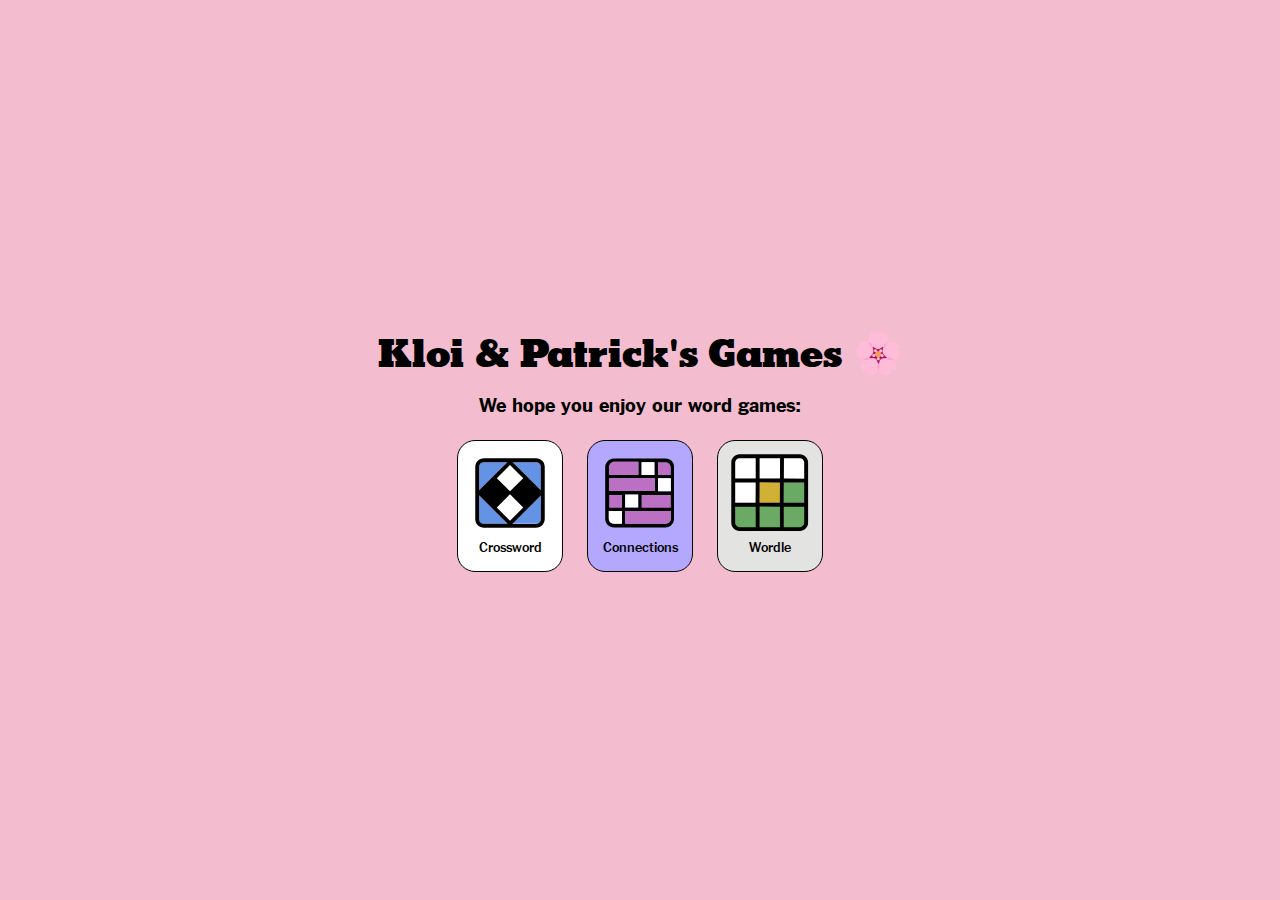
<file: index.html>
<!DOCTYPE html>
<html lang="en">
  <head>
    <meta charset="UTF-8">
    <meta name="viewport" content="width=device-width, initial-scale=1.0">
    <link rel="icon" href="icons/joystick.png" sizes="32x32">
    <link rel="stylesheet" href="style.css">
    <title>Kloi & Patrick's Games 🌸</title>
  </head>

  <body>
    <div class="intro">
      <div>
        <p id="title">Kloi & Patrick's Games 🌸</p>
        <p id="subtitle">We hope you enjoy our word games:</p>
        <div class="playContainers">
          <a href="crossword/index.html" id="crossword" class="playContainer">
            <img class="playImage" src="icons/crossword.svg">
            <p class="playTitle">Crossword</p>
          </a>
          <a href="connections/index.html" id="connections" class="playContainer">
            <img class="playImage" src="icons/connections.svg">
            <p class="playTitle">Connections</p>
          </a>
          <a href="wordle/index.html" id="wordle" class="playContainer">
            <img class="playImage" src="icons/wordle.svg">
            <p class="playTitle">Wordle</p>
          </a>
        </div>
      </div>
    </div>
  </body>
</html>
</file>
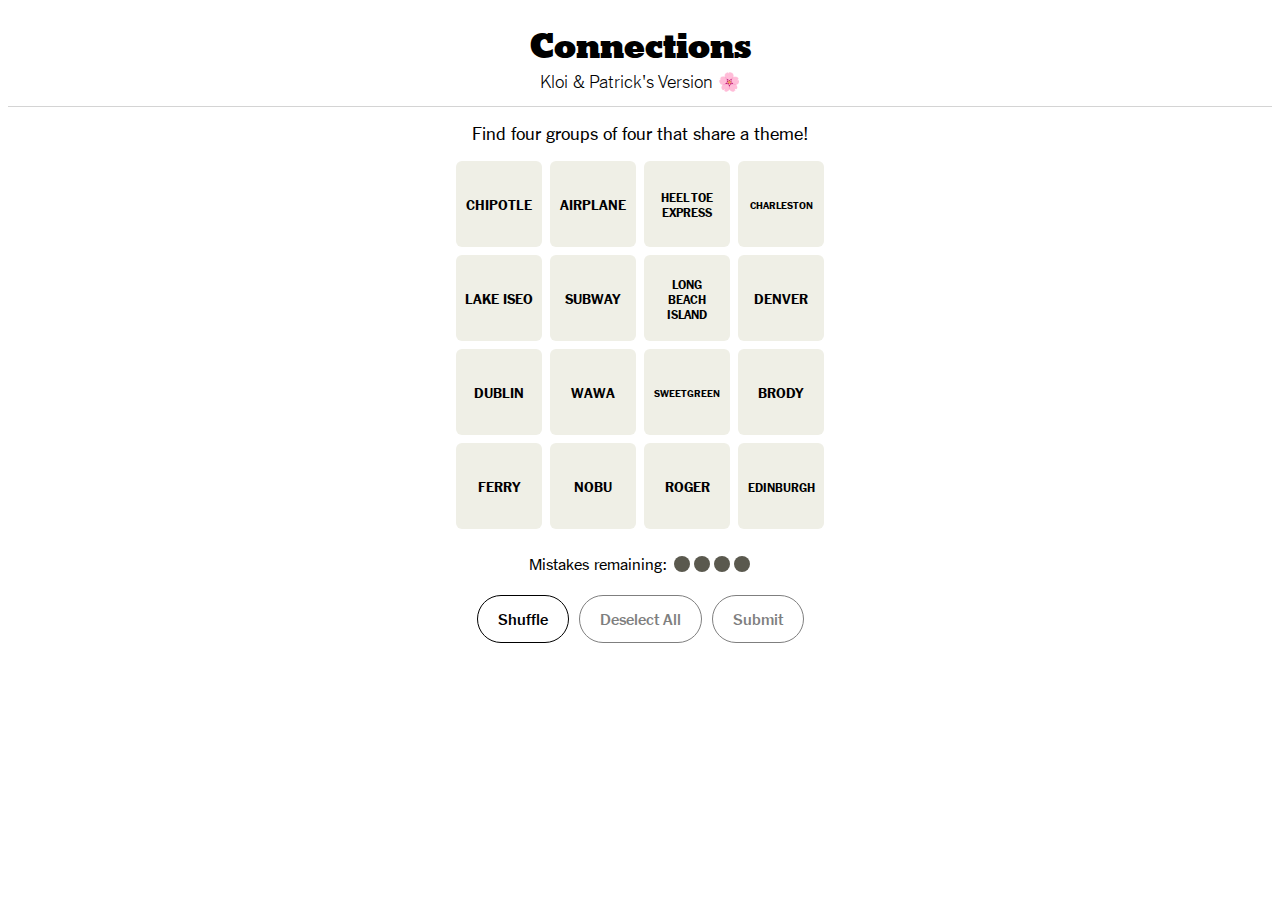
<file: connections/index.html>
<!DOCTYPE html>
<html lang="en">

  <head>
    <meta charset="UTF-8">
    <meta name="viewport" content="width=device-width, initial-scale=1.0, maximum-scale=1.0, user-scalable=0">
    <link rel="icon" href="../icons/connections.svg" sizes="32x32">
    <link rel="stylesheet" href="style.css">
    <title>Connections - Kloi & Patrick's Version 🌸</title>
  </head>

  <body>
    <div class="header">
      <span id="title">Connections</span>
      <span id="subtitle">Kloi & Patrick's Version 🌸</span>
      <!-- <span id="date"></span> -->
    </div>

    <!-- <div class="help">
        <div class="helpMiddle">
            <img id="helpIcon" src="help.svg" alt="help icon">
        </div>
    </div> -->

    <p id="notification"></p>

    <p id="instructions">Find four groups of four that share a theme!</p>

    <div class="board">
      <div id="row1">
        <div class="wordButton">
          <button class="word col1" id="tile0">a1</button>
        </div>
        <div class="wordButton">
          <button class="word col2" id="tile1">a2</button>
        </div>
        <div class="wordButton">
          <button class="word col3" id="tile2">a3</button>
        </div>
        <div class="wordButton">
          <button class="word col4" id="tile3">a4</button>
        </div>
      </div>

      <div id="row2">
        <div class="wordButton">
          <button class="word col1" id="tile4">b1</button>
        </div>
        <div class="wordButton">
          <button class="word col2" id="tile5">b2</button>
        </div>
        <div class="wordButton">
          <button class="word col3" id="tile6">b3</button>
        </div>
        <div class="wordButton">
          <button class="word col4" id="tile7">b4</button>
        </div>
      </div>

      <div id="row3">
        <div class="wordButton">
          <button class="word col1" id="tile8">c1</button>
        </div>
        <div class="wordButton">
          <button class="word col2" id="tile9">c2</button>
        </div>
        <div class="wordButton">
          <button class="word col3" id="tile10">c3</button>
        </div>
        <div class="wordButton">
          <button class="word col4" id="tile11">c4</button>
        </div>
      </div>

      <div id="row4">
        <div class="wordButton">
          <button class="word col1" id="tile12">d1</button>
        </div>
        <div class="wordButton">
          <button class="word col2" id="tile13">d2</button>
        </div>
        <div class="wordButton">
          <button class="word col3" id="tile14">d3</button>
        </div>
        <div class="wordButton">
          <button class="word col4" id="tile15">d4</button>
        </div>
      </div>
    </div>

    <div class="mistakes">
      <p id="mistakesText">Mistakes remaining:</p>
      <span class="life" id="life1"></span>
      <span class="life" id="life2"></span>
      <span class="life" id="life3"></span>
      <span class="life" id="life4"></span>
    </div>

    <div class="tools">
      <button class="toolButtons" id="shuffle">Shuffle</button>
      <button class="toolButtons" id="deselect">Deselect All</button>
      <button class="toolButtons" id="submit">Submit</button>
    </div>

    <div class="shareContainer"></div>
  </body>

  <script src="script.js"></script>
</html>
</file>
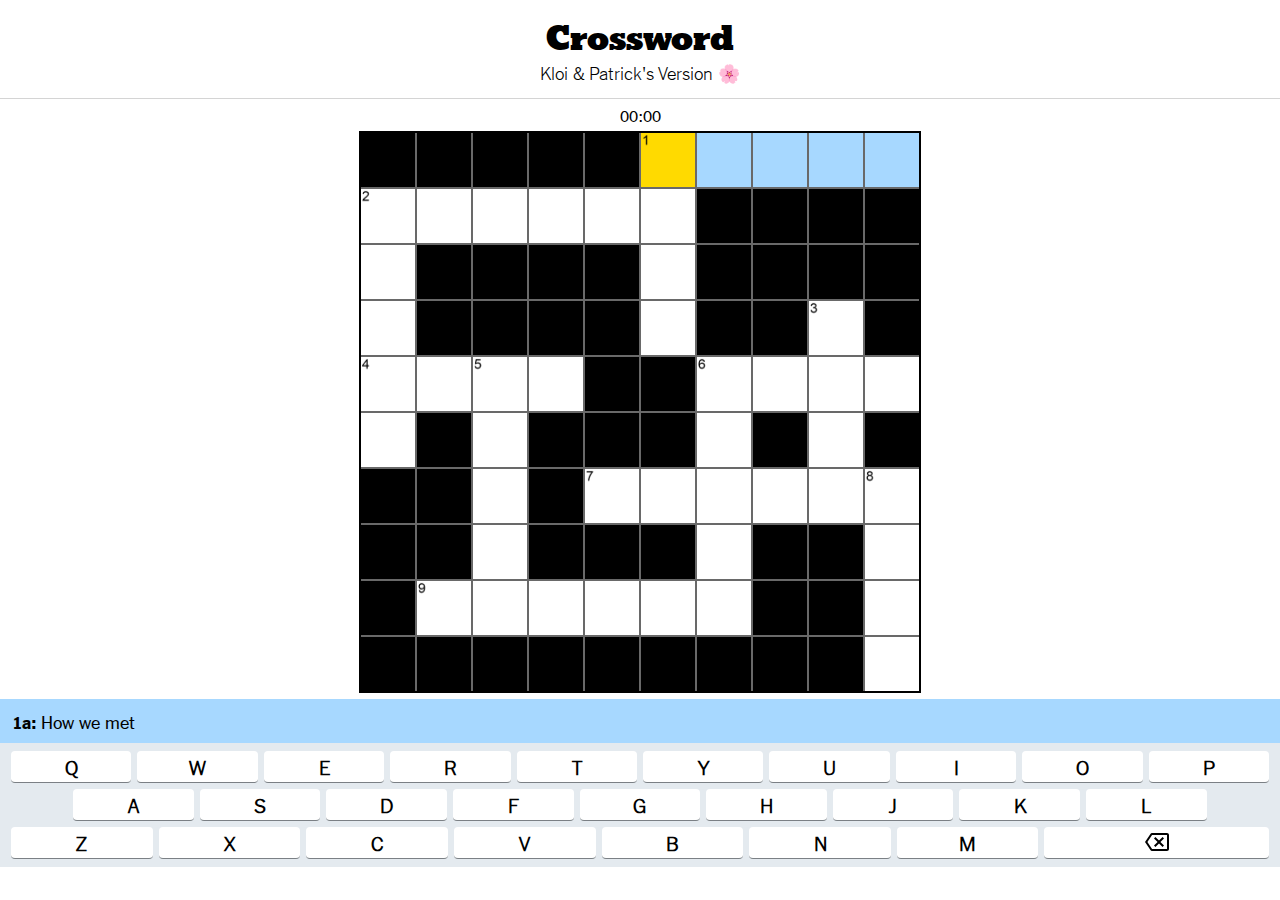
<file: crossword/index.html>
<!DOCTYPE html>
<html lang="en">
  <head>
    <meta charset="UTF-8">
    <meta name="viewport" content="width=device-width, initial-scale=1.0, maximum-scale=1.0, user-scalable=0">
    <link rel="icon" href="../icons/crossword.svg" sizes="32x32">
    <link rel="stylesheet" href="style.css">
    <title>Crossword - Kloi & Patrick's Version 🌸</title>
  </head>

  <body onload="onloadRender()">
    <div class="header">
        <span id="title">Crossword</span>
        <span id="subtitle">Kloi & Patrick's Version 🌸</span>
    </div>

    <span id="timer">00:00</span>

    <p id="notification"></p>

    <div id="grid"></div>

    <div id="clueContainer">
      <p id="clueNumber"></p>
      <p id="clueText"></p>
    </div>

    <div class="keyboard"></div>

    <div class="shareContainer"></div>

  </body>
  <script src="script.js"></script>
</html>
</file>
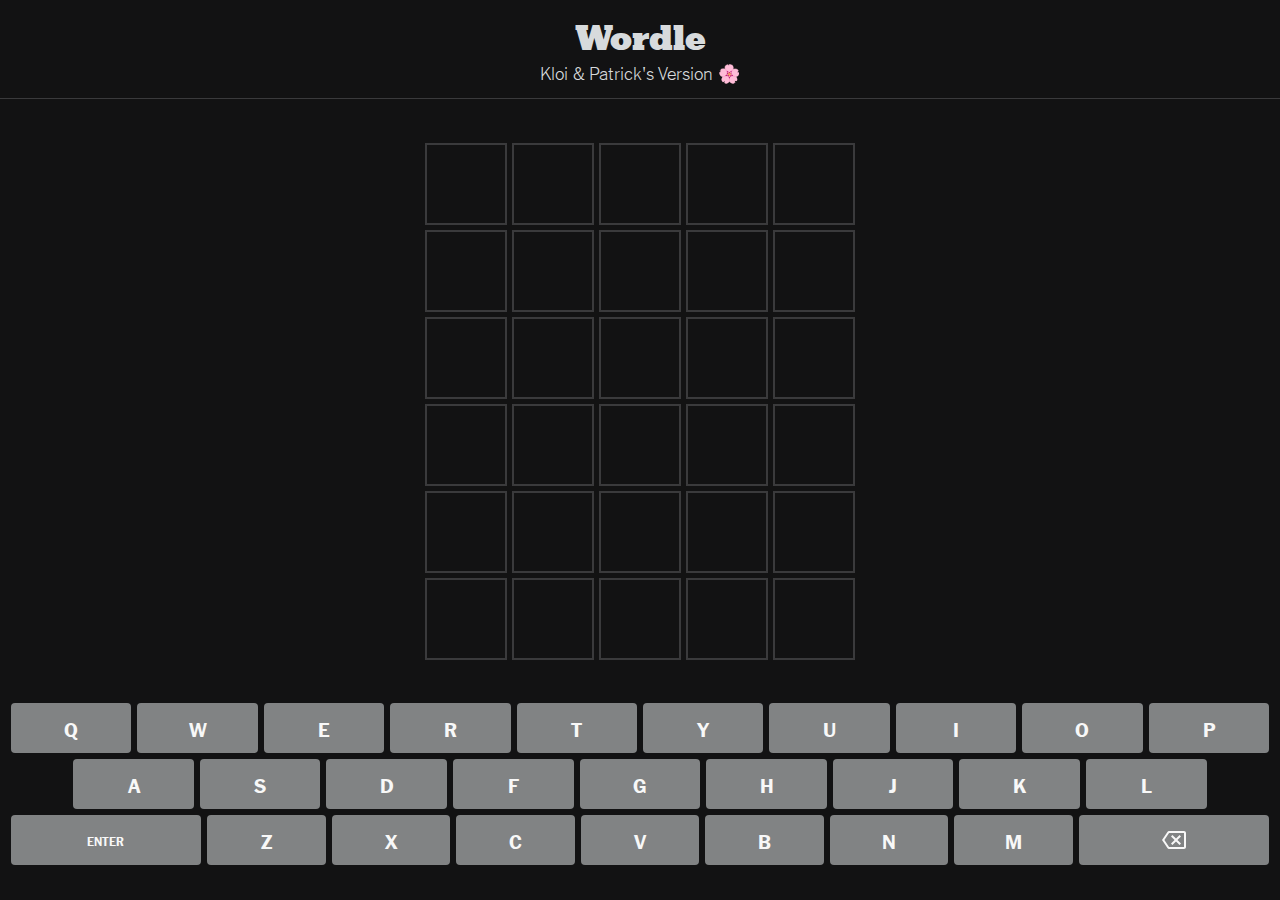
<file: wordle/index.html>
<html>
  <head>
    <meta charset="UTF-8">
    <meta name="viewport" content="width=device-width, initial-scale=1.0, maximum-scale=1.0, user-scalable=0">
    <link rel="icon" href="../icons/wordle.svg" sizes="32x32">
    <link rel="stylesheet" href="style.css">
    <title>Wordle - Kloi & Patrick's Version 🌸</title>
  </head>

  <body onload="onInit()">
    <div class="header">
      <span id="title">Wordle</span>
      <span id="subtitle">Kloi & Patrick's Version 🌸</span>
    </div>

    <div class="game-container">
      <div class="words"></div>

      <div class="end-actions">
        <div class="answer-container">
          <span id="word-answer"></span>
          <span>Answer</span>
        </div>
      </div>

      <div class="keyboard"></div>
    </div>
  </body>
  <script src="script.js"></script>
</html>
</file>
<file: style.css>
@font-face {
  font-family: "NYT Franklin 600";
  src: url('fonts/nyt-franklin-600.ttf') format('truetype');
}

@font-face {
  font-family: "NYT Franklin 700";
  src: url('fonts/nyt-franklin-700.ttf') format('truetype');
}

@font-face {
  font-family: "NYT Karnak 400";
  src: url('fonts/nyt-karnak-400.ttf') format('truetype');
}

.intro {
  text-align: center;
  background-color: #F4BCCF;
  position: fixed;
  width: 100vw;
  height: 100%;
  top: 0%;
  left: 0%;
  display: flex;
  align-items: center;
  justify-content: center;
}

#title {
  margin: 0;
  padding: 0;
  font-size: 40px;
  font-family: "NYT Karnak 400";
}

#subtitle {
  margin: 12px 0 24px;
  padding: 0;
  font-size: 20px;
  font-family: "NYT Franklin 700";
  font-weight: bolder;
}

.playContainers {
  display: flex;
  flex-direction: row;
  align-items: center;
  justify-content: center;
}

.playContainer {
  border-radius: 18px;
  border: 1px solid #000000;

  display: flex;
  flex-direction: column;
  text-align: center;
  color: #000000;

  width: fit-content;
  margin: 0 12px;
  padding: 12px;
  cursor: pointer;
  text-decoration: none;
}

.playImage {
  margin: 0;
  height: 80px;
  width: 80px;
}

.playTitle {
  margin: 4px 0;
  font-size: 14px;
  font-family: "NYT Franklin 600";
  text-decoration: none;
}

#crossword {
  background-color: #FFFFFF;
}

#connections {
  background-color: rgb(179, 167, 254);
}

#wordle {
  background-color: #E3E3E1;
}
</file>
<file: connections/style.css>
@font-face {
  font-family: "NYT Franklin 300";
  src: url('../fonts/nyt-franklin-300.ttf') format('truetype');
}

@font-face {
  font-family: "NYT Franklin 500";
  src: url('../fonts/nyt-franklin-500.ttf') format('truetype');
}

@font-face {
  font-family: "NYT Franklin 600";
  src: url('../fonts/nyt-franklin-600.ttf') format('truetype');
}

@font-face {
  font-family: "NYT Franklin 700";
  src: url('../fonts/nyt-franklin-700.ttf') format('truetype');
}

@font-face {
  font-family: "NYT Karnak 400";
  src: url('../fonts/nyt-karnak-400.ttf') format('truetype');
}

body {
  overflow: hidden;

  display: flex;
  flex-direction: column;
  align-items: center;
  display: -webkit-flex;
  -webkit-flex-direction: column;
  -webkit-align-items: center;
}

.header {
  padding: 14px 0;
  flex-direction: column;
  border-bottom: #d4d4d4 solid 1px;
  width: -webkit-fill-available;

  display: flex;
  align-items: center;

  display: -webkit-flex;
  -webkit-align-items: center;
}

#title {
  font-family: "NYT Karnak 400";
  font-size: 36px;
}

#subtitle {
  font-family: "NYT Franklin 300";
  font-size: 18px;
  font-weight: lighter;
}

#instructions {
  display: flex;
  display: -webkit-flex;
  text-align: center;
  font-size: 18px;
  font-family: "NYT Franklin 500";
  margin: 0;
  padding: 14px 0;
}

.help {
  background-color: white;
  height: 45px;
  width: 100%;
  border-top: #d4d4d4 solid 1px;
  border-bottom: #d4d4d4 solid 1px;

  display: flex;
  align-items: center;
  justify-content: center;

  display: -webkit-flex;
  -webkit-align-items: center;
}

.helpMiddle {
  width: 80%;
  display: flex;
  justify-content: right;
}

.board {
  display: flex;
  justify-content: center;
  align-items: center;
  flex-direction: column;
  flex-wrap: nowrap;
  margin: auto 0;
  width: 100%;
  max-width: max-content;
  max-height: max-content;

  display: -webkit-flex;
  -webkit-align-items: center;
  -webkit-flex-direction: column;
  -webkit-flex-wrap: nowrap;
}

#row1,
#row2,
#row3,
#row4 {
  display: flex;
  flex-direction: row;
  flex-wrap: nowrap;
  justify-content: center;
  align-items: center;
  height: 86px;
  margin: 4px;
  max-width: 100vw;
  max-height: 100vh;

  display: -webkit-flex;
  -webkit-align-items: center;
  -webkit-flex-direction: row;
  -webkit-flex-wrap: nowrap;
}

#answer1,
#answer2,
#answer3,
#answer4 {
  width: 100%;
  height: 100%;
  background-color: #000;
  opacity: 0.5;
}

.word {
  background-color: #EFEFE6;
  border-radius: 6px;
  border: none;
  width: 86px;
  height: 86px;
  font-size: 14px;
  font-family: "NYT Franklin 700";
  padding: 0 8px;
  cursor: pointer;
  user-select: none;
  -webkit-user-select: none;
}

.longWord {
  font-size: 12px !important;
}

.longerWord {
  font-size: 10px !important;
}

.wordButton {
  flex: 1;
  -webkit-flex: 1;
  margin: 4px;
  display: flex;
  justify-content: center;
  align-items: center;
  user-select: none;

  display: -webkit-flex !important;
  -webkit-align-items: center;
  -webkit-user-select: none;
}

.mistakes {
  margin: 0 auto;
  padding: 20px 0;
  max-width: max-content;
  display: flex;
  align-items: center;
  justify-content: center;

  display: -webkit-flex;
  -webkit-align-items: center;
}

#mistakesText {
  margin: 0 5px 0 0;
  font-size: 16px;
  font-family: "NYT Franklin 500";
  padding-bottom: 2px;
}

.life {
  background-color: #5A594E;
  width: 16px;
  height: 16px;
  border-radius: 1000px;
  margin-left: 2px;
  margin-right: 2px;
}

.tools {
  display: flex;
  justify-content: center;
  align-items: center;
  gap: 10px;

  display: -webkit-flex;
  -webkit-align-items: center;
}

.toolButtons {
  border-radius: 32px;
  border: 1px solid #000;

  padding: 0 20px 2px;
  background-color: #FFFFFF;
  color: #000000;

  line-height: 16px;
  font-size: 16px;
  font-family: "NYT Franklin 600";
  font-weight: 800;
  cursor: pointer;

  height: 3em;
  min-width: 5.5em;
  max-width: 80vw;
  width: fit-content;
  text-align: center;
  justify-content: center;

  user-select: none;
  -webkit-user-select: none;
}

:focus,
.focus-visible:focus:not(:focus-visible) {
  outline: 0;
  box-shadow: none;
}

.answerRow {
  display: flex;
  flex-direction: column;
  text-align: center;
  justify-content: center;
  font-size: 20px;
  position: absolute;
  border-radius: 6px;
  z-index: 1;

  display: -webkit-flex;
  -webkit-flex-direction: column;
}

.answerTitle {
  font-family: "NYT Franklin 700";
  margin: 0;
}

.answerSubtitle {
  font-family: "NYT Franklin 500";
  font-size: 16px;
  margin: 0;
}

#submit,
#deselect {
  border-color: #7F7F7F;
  color: #7F7F7F;
}

#helpIcon {
  width: 28px;
  height: 28px;
  cursor: pointer;
}

button>* {
  pointer-events: none;
}

#deselect {
  width: auto;
}

#notification {
  opacity: 0;
  position: absolute;
  margin: auto;
  text-align: center;
  background-color: black;
  font-size: 16px;
  font-family: "NYT Franklin 500";
  color: #FFFFFF;
  height: fit-content;
  width: fit-content;
  border-radius: 6px;
  padding: 5px;
  padding-left: 10px;
  padding-right: 10px;
  top: 100px;
  left: 50%;
  transform: translateX(-50%);
  cursor: default;
  transition: opacity 0.3s cubic-bezier(0.645, 0.045, 0.355, 1);
}

.shareContainer {
  display: flex;
  justify-content: center;
  align-items: center;

  display: -webkit-flex;
  -webkit-align-items: center;
}

.shareButton {
  display: flex;
  justify-content: space-between;
  align-items: center;
  background: #3f7ad2;

  display: -webkit-flex;
  -webkit-align-items: center;

  white-space: pre;
  text-transform: uppercase;
  font-family: "NYT Franklin 700" !important;
  font-weight: bold;
  color: #EFEFE6;
  font-size: 20px;
  font-family: inherit;
  border-radius: 4px;
  border: unset;
  grid-row: span 2;
  height: 0;
  opacity: 0;
  padding: 0;
}

.gameOver .shareButton {
  height: 50px;
  opacity: 1;
  padding: 12px 24px 14px;
  margin: 1em;
  pointer-events: unset !important;
  transition: opacity 0.2s ease-in;
}

.gameOver .tools {
  opacity: 0;
  height: 0;
  margin: 0;
  padding: 0;
  pointer-events: none;
}

.gameOver .mistakes {
  opacity: 0;
  height: 0;
  margin: 0;
  padding: 0;
  pointer-events: none;
}
</file>
<file: crossword/style.css>
@font-face {
  font-family: "NYT Franklin 300";
  src: url('../fonts/nyt-franklin-300.ttf') format('truetype');
}

@font-face {
  font-family: "NYT Franklin 500";
  src: url('../fonts/nyt-franklin-500.ttf') format('truetype');
}

@font-face {
  font-family: "NYT Franklin 600";
  src: url('../fonts/nyt-franklin-600.ttf') format('truetype');
}

@font-face {
  font-family: "NYT Franklin 700";
  src: url('../fonts/nyt-franklin-700.ttf') format('truetype');
}

@font-face {
  font-family: "NYT Karnak 400";
  src: url('../fonts/nyt-karnak-400.ttf') format('truetype');
}

body {
  overflow: hidden;
  margin: 0;

  display: flex;
  flex-direction: column;
  align-items: center;
  display: -webkit-flex;
  -webkit-flex-direction: column;
  -webkit-align-items: center;
}

.header {
  padding: 14px 0;
  flex-direction: column;
  border-bottom: #d4d4d4 solid 1px;
  width: -webkit-fill-available;

  display: flex;
  align-items: center;

  display: -webkit-flex;
  -webkit-align-items: center;
}

#title {
  font-family: "NYT Karnak 400";
  font-size: 36px;
}

#subtitle {
  font-family: "NYT Franklin 300";
  font-size: 18px;
  font-weight: lighter;
}

#timer {
  font-family: "NYT Franklin 500";
  font-size: 16px;
  margin: 6px 0;
}

#notification {
  opacity: 0;
  position: absolute;
  margin: auto;
  text-align: center;
  background-color: black;
  font-size: 16px;
  font-family: "NYT Franklin 500";
  color: #FFFFFF;
  height: fit-content;
  width: min-content;
  border-radius: 6px;
  padding: 5px;
  padding-left: 10px;
  padding-right: 10px;
  top: 100px;
  left: 50%;
  transform: translateX(-50%);
  cursor: default;
  transition: opacity 0.3s cubic-bezier(0.645, 0.045, 0.355, 1);
}

.shareContainer {
  display: flex;
  justify-content: center;
  align-items: center;

  display: -webkit-flex;
  -webkit-align-items: center;
}

.shareButton {
  display: flex;
  justify-content: space-between;
  align-items: center;
  background: #3f7ad2;

  display: -webkit-flex;
  -webkit-align-items: center;

  white-space: pre;
  text-transform: uppercase;
  font-family: "NYT Franklin 700" !important;
  font-weight: bold;
  color: #EFEFE6;
  font-size: 20px;
  font-family: inherit;
  border-radius: 4px;
  border: unset;
  grid-row: span 2;
  height: 0;
  opacity: 0;
  padding: 0;
}

.gameOver .shareButton {
  height: 50px;
  opacity: 1;
  padding: 12px 24px 14px;
  margin: 1em;
  pointer-events: unset !important;
  transition: opacity 0.3s ease-in;
}


#grid {
  display: flex;
  align-items: center;
  flex-direction: column;

  display: -webkit-flex;
  -webkit-align-items: center;
  -webkit-flex-direction: column;

  border: 2px solid black;
}

.row {
  display: flex;
  align-items: center;
  flex-direction: row;

  display: -webkit-flex;
  -webkit-align-items: center;
  -webkit-flex-direction: row;
}

.letter {
  width: 54px;
  height: 54px;
  font-size: 40px;
  text-transform: capitalize;
  text-align: center;
}

@media screen and (max-width: 699px) {
  .letter {
    width: 34px;
    height: 34px;
    font-size: 24px;
  }
}

.letter.highlight {
  background-color: #a7d8ff;
  outline: none;
}

.letter.focused {
  background-color: #ffda00;
}

.letter.disabled {
  background-color: #000;
}

#clueContainer {
  display: flex;
  align-items: center;
  flex-direction: row;

  display: -webkit-flex;
  -webkit-align-items: center;
  -webkit-flex-direction: row;

  height: 44px;
  width: 100%;
  background-color: #a7d8ff;
  margin: 6px 0 0 0;
}

.gameOver #clueContainer {
  opacity: 0;
  height: 0;
  margin: 0;
  padding: 0;
  pointer-events: none;
  transition: opacity 0.2s ease-out;
}

#clueNumber {
  font-size: 18px;
  font-weight: bold;
  display: inline;
  margin-left: 12px;
  margin-right: 4px;
  font-family: "NYT Franklin 700";
}

#clueText {
  display: inline;
  font-size: 18px;
  font-family: "NYT Franklin 500";
}

.box {
  color: transparent;
  text-shadow: 0px 0px 0px black;
  font-family: "NYT Franklin 500";

  border-width: 1px;
  border-style: solid;
  border-color: #696969;

  background-position-x: left;
  background-position-y: top;
  background-repeat: no-repeat;
  background-size: 80px 80px;
}

.box.topEdge {
  border-top-width: 0;
}

.box.bottomEdge {
  border-bottom-width: 0;
}

.box.leftEdge {
  border-left-width: 0;
}

.box.rightEdge {
  border-right-width: 0;
}

#box05 {
  background-image: url('numbers/1.png');
  background-size: 48px;
}

#box10 {
  background-image: url('numbers/2.png');
  background-size: 48px;
}

#box38 {
  background-image: url('numbers/3.png');
  background-size: 48px;
}

#box40 {
  background-image: url('numbers/4.png');
  background-size: 48px;
}

#box42 {
  background-image: url('numbers/5.png');
  background-size: 48px;
}

#box46 {
  background-image: url('numbers/6.png');
  background-size: 48px;
}

#box64 {
  background-image: url('numbers/7.png');
  background-size: 48px;
}

#box69 {
  background-image: url('numbers/8.png');
  background-size: 48px;
}

#box81 {
  background-image: url('numbers/9.png');
  background-size: 48px;
}

.keyboard {
  background-color: rgb(228, 234, 239);
  display: flex;
  flex-direction: column;
  justify-content: center;
  align-items: center;
  transition: opacity 0.2s ease-in-out;
  user-select: none;
  padding: 8px 8px 2px;
  vertical-align: baseline;
  width: -webkit-fill-available;

  display: -webkit-flex;
  -webkit-flex-direction: column;
  -webkit-align-items: center;
  -webkit-user-select: none;
}

.keyboard-row {
  display: flex;
  display: -webkit-flex;
  margin: 0 auto 6px;
  width: 100%;
  width: -webkit-fill-available;
  touch-action: manipulation;
}
.keyboard-button {
  flex: 1;
  -webkit-flex: 1;
  font-family: "NYT Franklin 300";
  font-size: 20px;
  text-transform: uppercase;
  font-weight: bold;
  height: 32px;
  margin: 0 3px 0;
  padding: 0;
  color: rgb(0, 0, 0);
  background: rgb(256, 256, 256);
  border-radius: 4px;
  border-bottom-color: rgb(201, 209, 217);
  border-width: 0 0 1px;
  transition: background 0.1s ease-in;
  user-select: none;
}
.keyboard-button.larger {
  flex: 1.5;
  -webkit-flex: 1.5;
  padding: 0 6px;
  font-size: 12px;
}
.keyboard-button.spacer {
  flex: 0.5;
  -webkit-flex: 0.5;
  opacity: 0;
  padding: 0;
  margin: 0 1px;
}

.gameOver .keyboard {
  opacity: 0;
  height: 0;
  pointer-events: none;
  transition: opacity 0.2s ease-out;
}
</file>
<file: wordle/style.css>
@font-face {
  font-family: "NYT Franklin 300";
  src: url('../fonts/nyt-franklin-300.ttf') format('truetype');
}

@font-face {
  font-family: "NYT Franklin 500";
  src: url('../fonts/nyt-franklin-500.ttf') format('truetype');
}

@font-face {
  font-family: "NYT Franklin 600";
  src: url('../fonts/nyt-franklin-600.ttf') format('truetype');
}

@font-face {
  font-family: "NYT Franklin 700";
  src: url('../fonts/nyt-franklin-700.ttf') format('truetype');
}

@font-face {
  font-family: "NYT Karnak 400";
  src: url('../fonts/nyt-karnak-400.ttf') format('truetype');
}

body {
  display: flex;
  flex-direction: column;
  align-items: center;
  margin: 0;
  background: #121213;
  color: #d7dadc;
  overflow: hidden;

  display: -webkit-flex;
  -webkit-flex-direction: column;
  -webkit-align-items: center;
}

.header {
  padding: 14px 0;
  flex-direction: column;
  border-bottom: 1px #3a3a3c solid;
  width: -webkit-fill-available;

  display: flex;
  align-items: center;

  display: -webkit-flex;
  -webkit-align-items: center;
}

#title {
    font-family: "NYT Karnak 400";
    font-size: 36px;
}

#subtitle {
    font-family: "NYT Franklin 300";
    font-size: 18px;
    font-weight: lighter;
}

.game-container {
  display: flex;
  flex-direction: column;
  flex-grow: 1;

  display: -webkit-flex;
  -webkit-flex-direction: column;
  -webkit-flex-grow: 1;
  width: 100%;
  width: -webkit-fill-available;
  margin: 0 auto;
  height: calc(100% - 126px);
}

.words {
  display: flex;
  flex-direction: column;
  align-items: center;
  justify-content: center;
  flex-grow: 1;

  display: -webkit-flex;
  -webkit-flex-direction: column;
  -webkit-align-items: center;
  -webkit-flex-grow: 1;
}
.words > .word:first-child {
  margin-top: 5px;
}

.word {
  display: flex;
  margin-bottom: 5px;
}

.letter {
  display: flex;
  justify-content: center;
  align-items: center;
  border: solid 2px #3a3a3c;
  width: 78px;
  height: 78px;
  font-family: "NYT Franklin 700";
  font-size: 2rem;
  font-weight: bold;
  transform-origin: center;
  user-select: none;

  display: -webkit-flex;
  -webkit-align-items: center;
}
@media screen and (max-width: 699px) {
  .letter {
    width: 54px;
    height: 54px;
  }
}
.letter:not(:last-child) {
  margin-right: 5px;
}
.letter.correct {
  background: #538d4e;
  border-color: #538d4e;
}
.letter.semi {
  background: #b59f3b;
  border-color: #b59f3b;
}
.letter.incorrect {
  background: #3a3a3c;
  border-color: #3a3a3c;
}
.word:not(.attempted) .letter:not(:empty) {
  border-color: #565758;
}

button {
  cursor: pointer;
  outline: none;
  border: unset;
}

.game-over .keyboard {
  opacity: 0;
  height: 0;
  pointer-events: none;
}

.keyboard {
  display: flex;
  flex-direction: column;
  justify-content: center;
  align-items: center;
  transition: opacity 0.2s ease-in-out;
  user-select: none;
  margin: 0 8px;
  padding-bottom: 2px;
  vertical-align: baseline;

  display: -webkit-flex;
  -webkit-flex-direction: column;
  -webkit-align-items: center;
  -webkit-user-select: none;
}
.keyboard-row {
  display: flex;
  display: -webkit-flex;
  margin: 0 auto 6px;
  width: 100%;
  width: -webkit-fill-available;
  touch-action: manipulation;
}
.keyboard-button {
  flex: 1;
  -webkit-flex: 1;
  font-family: "NYT Franklin 700";
  font-size: 20px;
  text-transform: uppercase;
  font-weight: bold;
  height: 50px;
  margin: 0 3px 0;
  padding: 0;
  color: rgb(248, 248, 248);
  background: rgb(129, 131, 132);
  border-radius: 4px;
  transition: background 0.1s ease-in;
  user-select: none;
}
.keyboard-button.correct {
  background: #538d4e !important;
}
.keyboard-button.semi {
  background: #b59f3b;
}
.keyboard-button.incorrect {
  background: #3a3a3c;
}
.keyboard-button.larger {
  flex: 1.5;
  -webkit-flex: 1.5;
  padding: 0 6px;
  font-size: 12px;
}
.keyboard-button.spacer {
  flex: 0.5;
  -webkit-flex: 0.5;
  opacity: 0;
  padding: 0;
  margin: 0 1px;
}

.end-actions {
  display: flex;
  align-items: center;
  display: -webkit-flex;
  -webkit-align-items: center;
  justify-content: center;
  grid-column-gap: 32px;
  grid-row-gap: 2px;
  height: 0;
  opacity: 0;
  pointer-events: none;
  text-align: center;
  font-family: "NYT Franklin 600";
}
.game-over .end-actions {
  height: 120px;
  opacity: 1;
  padding: 24px 58px;
  pointer-events: unset;
  transition: opacity 0.2s ease-in;
}

.answer-container {
  display: flex;
  flex-direction: column;
  display: -webkit-flex;
  -webkit-flex-direction: column;
}
.answer-container > span:first-of-type {
  font-size: 28px;
  font-weight: bold;
}
.answer-container > span:last-of-type {
  font-size: 12px;
}

.toast {
  display: flex;
  justify-content: center;
  align-items: center;
  text-align: center;
  background: #d7dadc;
  color: black;
  padding: 16px;
  font-family: "NYT Franklin 700";
  font-weight: bolder;
  border-radius: 4px;
  pointer-events: none;
  z-index: 1000;
  position: fixed;
  top: 15vh;
  left: 50vw;
  animation: toast-birth 0.2s forwards;
  transform-origin: center;
  width: auto;
}
@keyframes toast-birth {
  0% { transform: translateX(-50%); }
  80% { transform: translateX(-50%) scale(1.1); }
  100% { transform: translateX(-50%) scale(1); }
}

.share-button {
  display: flex;
  justify-content: space-between;
  align-items: center;
  background: #3f7ad2;
  padding: 12px 24px 14px;
  white-space: pre;
  text-transform: uppercase;
  font-family: "NYT Franklin 700";
  font-weight: bold;
  color: white;
  font-size: 20px;
  font-family: inherit;
  border-radius: 4px;
  grid-row: span 2;
}
</file>
